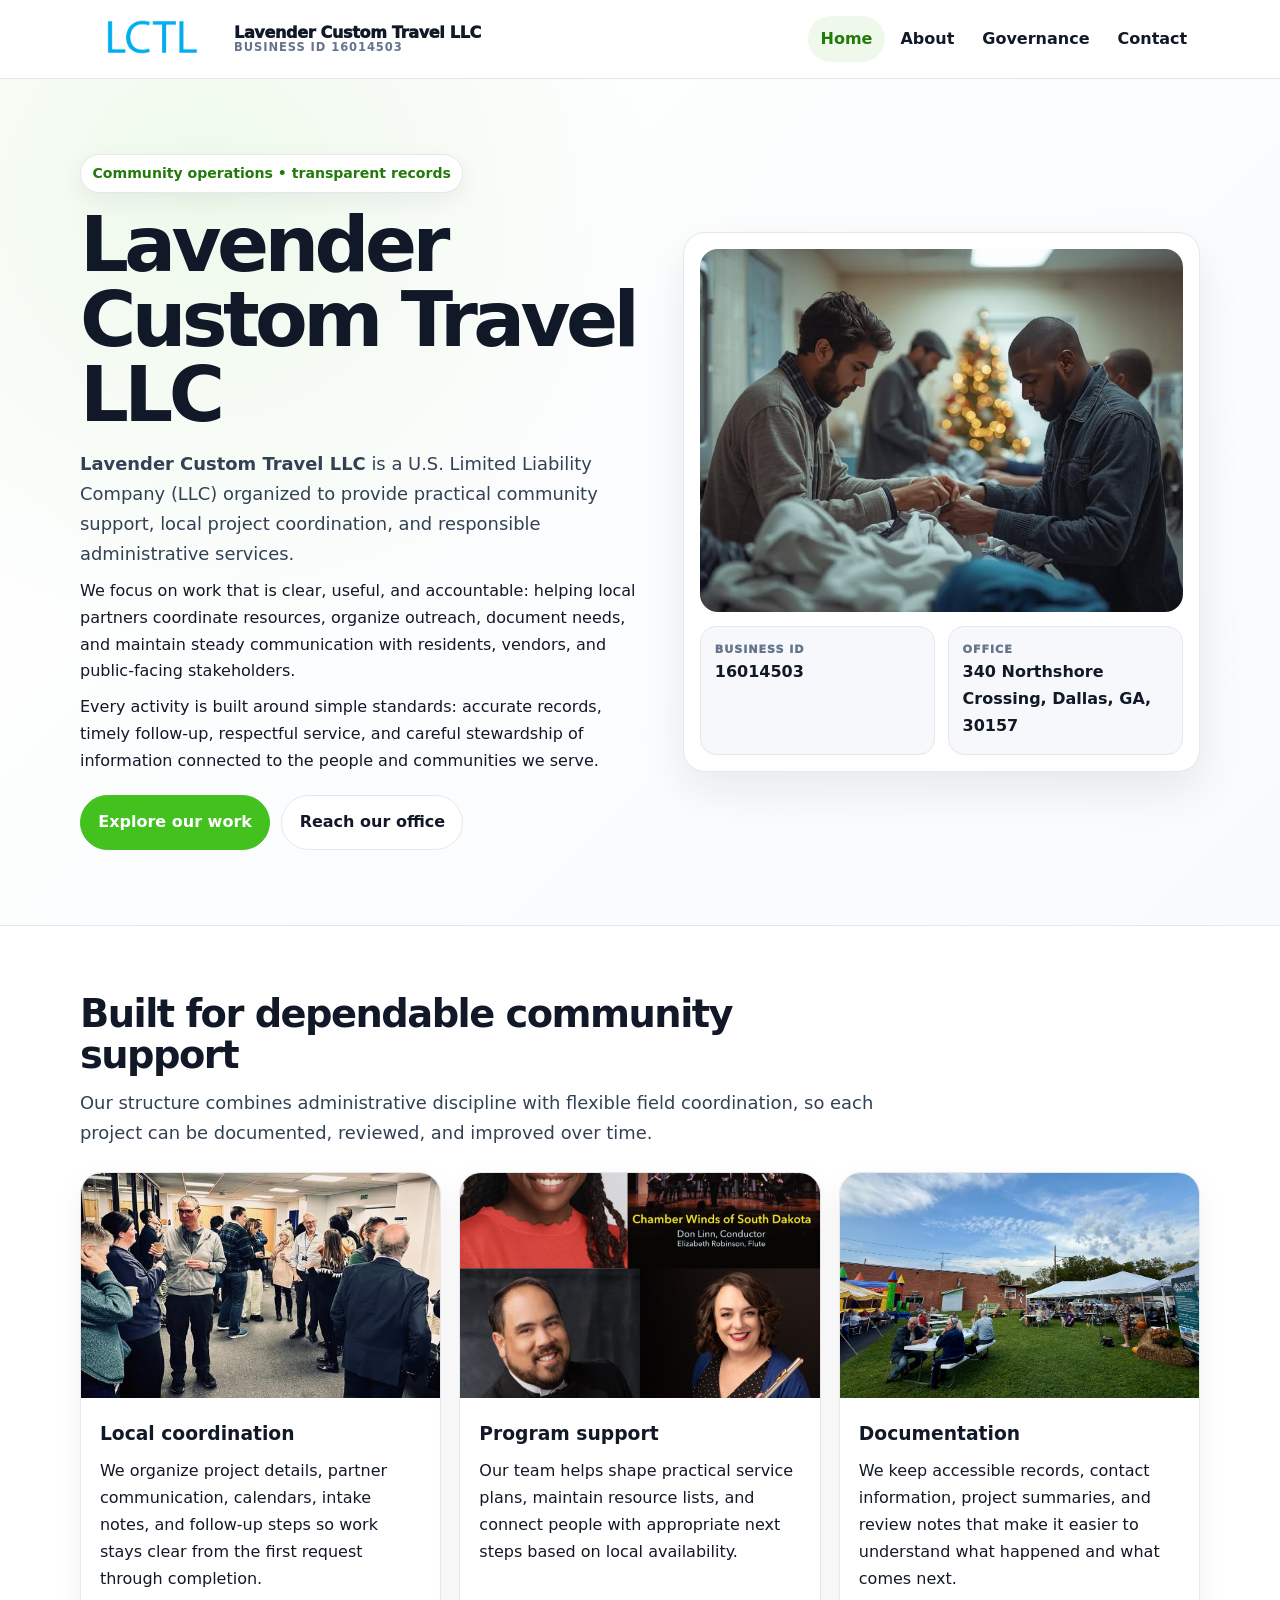
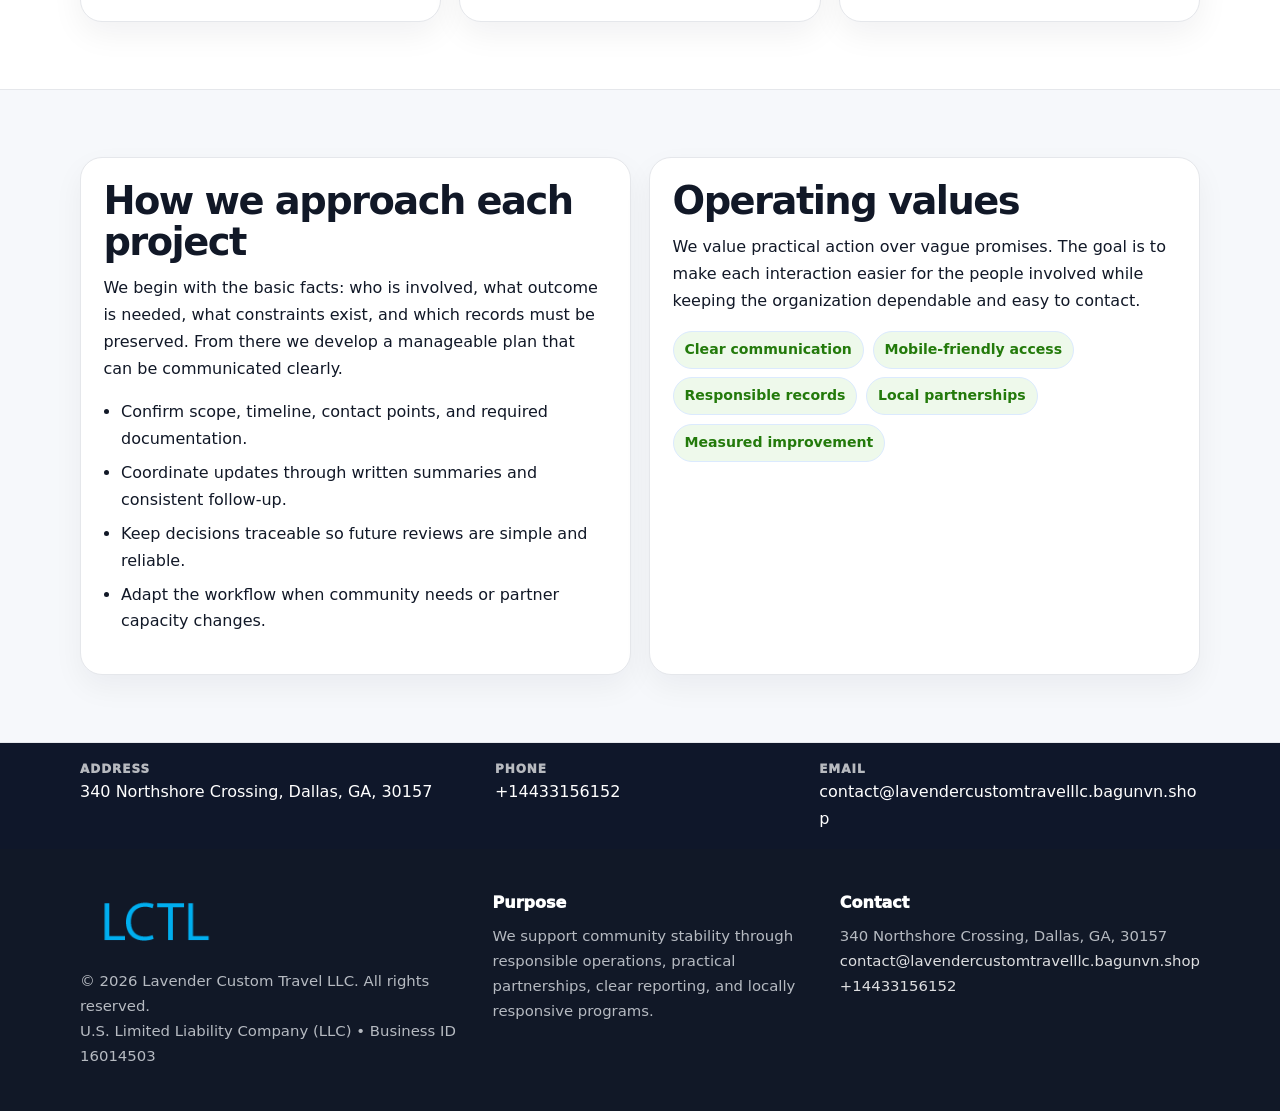
<file: index.html>
<!doctype html><html lang="en"><head><meta charset="utf-8"><meta name="viewport" content="width=device-width,initial-scale=1"><title>Lavender Custom Travel LLC – Nonprofit • 2025</title><link rel="stylesheet" href="assets/styles.css"><link rel="icon" href="images/logo.png"><meta name="data-ein" content="16014503"><meta name="data-name" content="Lavender Custom Travel LLC"><meta name="data-email" content="contact@lavendercustomtravelllc.bagunvn.shop"><meta name="data-phone" content="+14433156152"><meta name="data-address" content="340 Northshore Crossing, Dallas, GA, 30157"><meta name="data-map" content="340+Northshore+Crossing,+Dallas,+GA,+30157">  <meta name="description" content="Our nonprofit strengthens the community with programs focused on community services, education, and direct relief.">
</head><body>
<div style="position:absolute;left:-9999px;top:-9999px;opacity:0" data-uniq="{{UNIQUE_BLOB}}">
  <span>Our nonprofit strengthens the community with programs focused on community services, education, and direct relief.</span><svg width="12" height="12" viewBox="0 0 12 12" xmlns="http://www.w3.org/2000/svg"><circle cx="6" cy="6" r="5" fill="#0f766e"/></svg><img src="images/programs.jpg" width="1" height="1" alt="" loading="lazy"/>
</div>
<header class="site-header"><div class="container header-inner"><a class="c5a9c651ea4" href="index.html"><img src="images/logo.png" alt="Lavender Custom Travel LLC logo"><span class="brand-name"><span>Lavender Custom Travel LLC</span><span class="brand-kicker">Business ID 16014503</span></span></a><button class="c4067326ff1" aria-expanded="false" aria-controls="mainnav">Menu</button><nav class="c695d78856d" id="mainnav" aria-label="Main navigation"><a class="active" href="index.html">Home</a><a class="" href="about.html">About</a><a class="" href="governance.html">Governance</a><a class="" href="contact.html">Contact</a></nav></div></header><main id="content"><section class="cb36a240af4"><div class="container hero-grid"><div><span class="eyebrow">Community operations • transparent records</span><h1>Lavender Custom Travel LLC</h1><p class="c66cbbc89d8"><strong>Lavender Custom Travel LLC</strong> is a U.S. Limited Liability Company (LLC) organized to provide practical community support, local project coordination, and responsible administrative services.</p><p>We focus on work that is clear, useful, and accountable: helping local partners coordinate resources, organize outreach, document needs, and maintain steady communication with residents, vendors, and public-facing stakeholders.</p><p>Every activity is built around simple standards: accurate records, timely follow-up, respectful service, and careful stewardship of information connected to the people and communities we serve.</p><div class="actions"><a class="c888e44446f btn-primary" href="about.html">Explore our work</a><a class="c888e44446f" href="contact.html">Reach our office</a></div></div><aside class="hero-card"><img src="images/hero.jpg" alt="Community planning table"><div class="mini-grid"><div class="mini"><div class="mini-label">Business ID</div><strong>16014503</strong></div><div class="mini"><div class="mini-label">Office</div><strong>340 Northshore Crossing, Dallas, GA, 30157</strong></div></div></aside></div></section><section class="section"><div class="container"><div class="section-head"><h2>Built for dependable community support</h2><p class="c66cbbc89d8">Our structure combines administrative discipline with flexible field coordination, so each project can be documented, reviewed, and improved over time.</p></div><div class="grid-3"><article class="cafa80cff1d"><img src="images/community.jpg" alt="Community discussion"><div class="card-body"><h3>Local coordination</h3><p>We organize project details, partner communication, calendars, intake notes, and follow-up steps so work stays clear from the first request through completion.</p></div></article><article class="cafa80cff1d"><img src="images/programs.jpg" alt="Program planning"><div class="card-body"><h3>Program support</h3><p>Our team helps shape practical service plans, maintain resource lists, and connect people with appropriate next steps based on local availability.</p></div></article><article class="cafa80cff1d"><img src="images/education.jpg" alt="Education and guidance"><div class="card-body"><h3>Documentation</h3><p>We keep accessible records, contact information, project summaries, and review notes that make it easier to understand what happened and what comes next.</p></div></article></div></div></section><section class="section alt"><div class="container grid-2"><div class="text-panel"><h2>How we approach each project</h2><p>We begin with the basic facts: who is involved, what outcome is needed, what constraints exist, and which records must be preserved. From there we develop a manageable plan that can be communicated clearly.</p><ul class="list-check"><li>Confirm scope, timeline, contact points, and required documentation.</li><li>Coordinate updates through written summaries and consistent follow-up.</li><li>Keep decisions traceable so future reviews are simple and reliable.</li><li>Adapt the workflow when community needs or partner capacity changes.</li></ul></div><div class="text-panel"><h2>Operating values</h2><p>We value practical action over vague promises. The goal is to make each interaction easier for the people involved while keeping the organization dependable and easy to contact.</p><div class="pill-list"><span class="pill">Clear communication</span><span class="pill">Mobile-friendly access</span><span class="pill">Responsible records</span><span class="pill">Local partnerships</span><span class="pill">Measured improvement</span></div></div></div></section></main><section class="contact-strip"><div class="container strip-grid"><div class="strip-item"><div class="strip-label">Address</div>340 Northshore Crossing, Dallas, GA, 30157</div><div class="strip-item"><div class="strip-label">Phone</div><a href="tel:+14433156152">+14433156152</a></div><div class="strip-item"><div class="strip-label">Email</div><a href="mailto:contact@lavendercustomtravelllc.bagunvn.shop">contact@lavendercustomtravelllc.bagunvn.shop</a></div></div></section><footer class="footer"><div class="container footer-grid"><div><img src="images/logo.png" alt=""><div class="small">© <span id="year"></span> Lavender Custom Travel LLC. All rights reserved.</div><div class="small">U.S. Limited Liability Company (LLC) • Business ID 16014503</div></div><div><div class="footer-title">Purpose</div><div class="small">We support community stability through responsible operations, practical partnerships, clear reporting, and locally responsive programs.</div></div><div><div class="footer-title">Contact</div><div class="small">340 Northshore Crossing, Dallas, GA, 30157<br><a href="mailto:contact@lavendercustomtravelllc.bagunvn.shop">contact@lavendercustomtravelllc.bagunvn.shop</a><br><a href="tel:+14433156152">+14433156152</a></div></div></div></footer><script>(function(){const $=s=>document.querySelector(s);const btn=$('.menu-toggle'),nav=$('.nav');if(btn&&nav){btn.addEventListener('click',()=>{const open=nav.classList.toggle('open');btn.setAttribute('aria-expanded',open?'true':'false')});nav.querySelectorAll('a').forEach(a=>a.addEventListener('click',()=>nav.classList.remove('open')))}function g(n){const e=document.querySelector('meta[name="'+n+'"]');return e?e.content:''}function h(s){let x=2166136261>>>0;for(let i=0;i<s.length;i++){x^=s.charCodeAt(i);x=Math.imul(x,16777619)}return x>>>0}let k=(g('data-ein')||g('data-name')||location.hostname||'default');const key=h(String(k)),H=key%360,S=55+(key%18),L=44;document.documentElement.style.setProperty('--brand','hsl('+H+' '+S+'% '+L+'%)');document.documentElement.style.setProperty('--brand-ink','hsl('+H+' '+Math.min(95,S+12)+'% '+Math.max(22,L-18)+'%)');document.documentElement.style.setProperty('--soft','hsl('+H+' '+Math.max(38,S-18)+'% 95%)');const y=document.getElementById('year');if(y)y.textContent=new Date().getFullYear();})();</script></body></html>
</file>
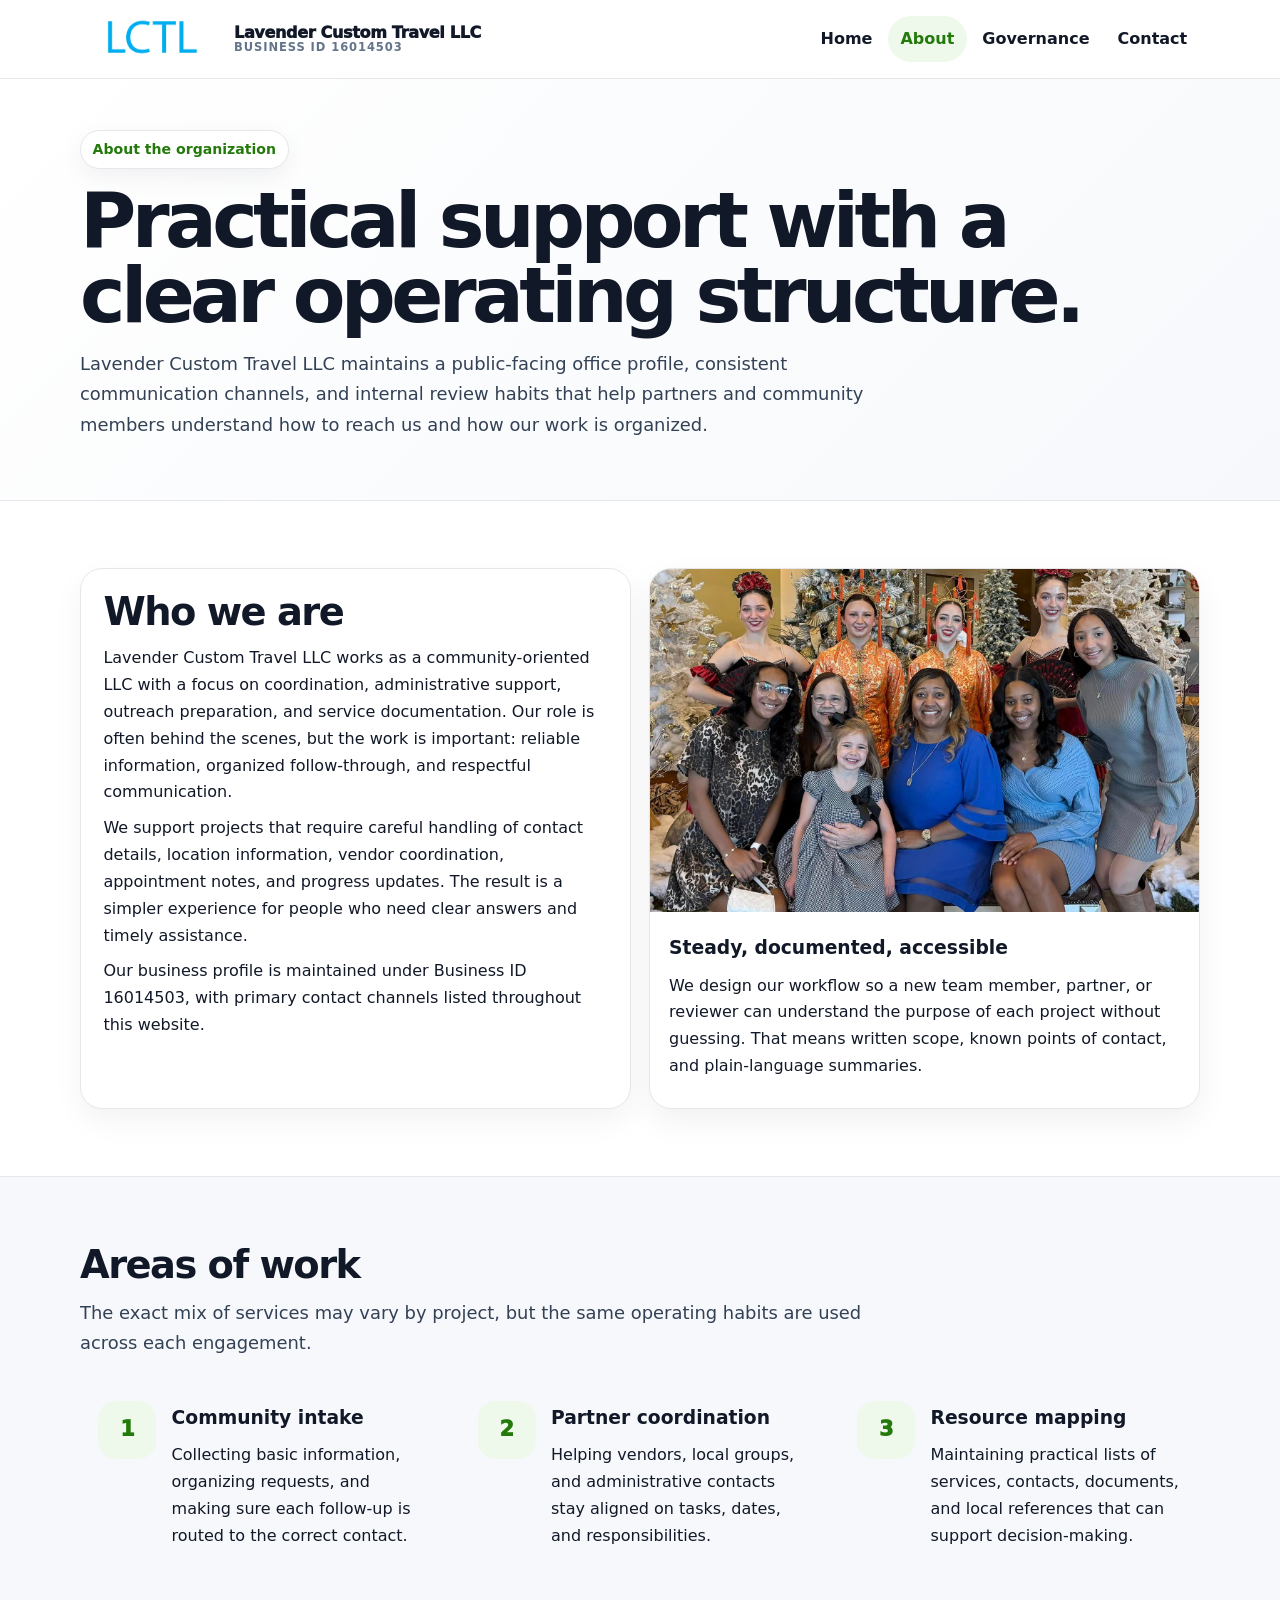
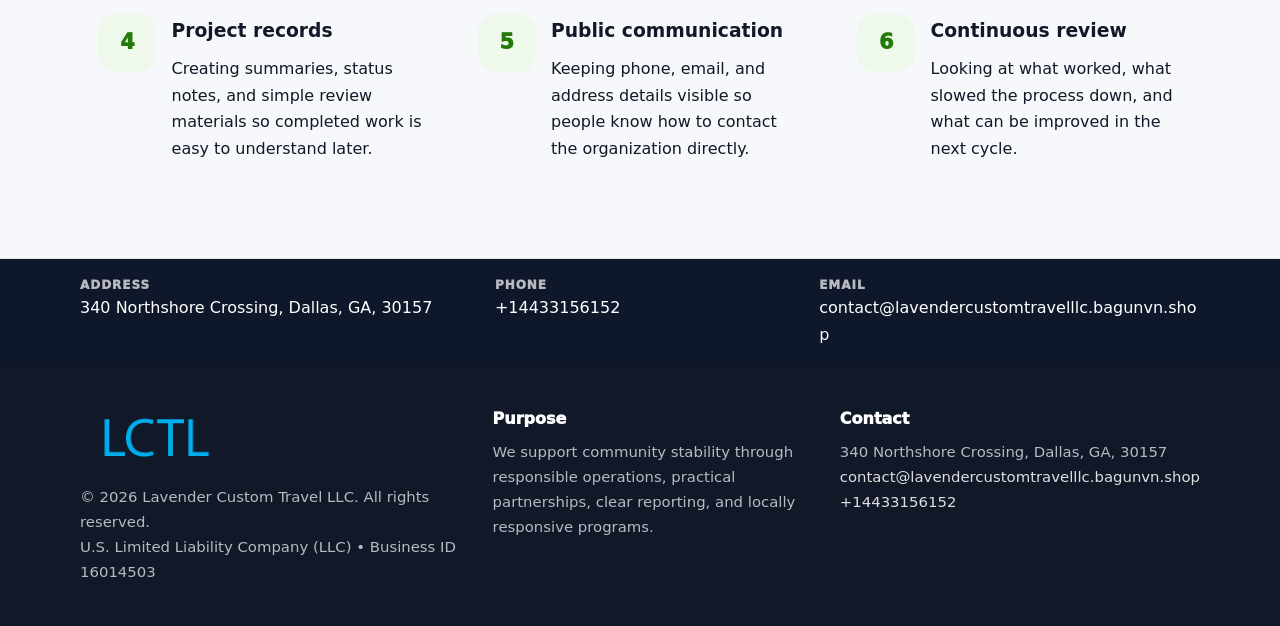
<file: about.html>
<!doctype html><html lang="en"><head><meta charset="utf-8"><meta name="viewport" content="width=device-width,initial-scale=1"><title>Lavender Custom Travel LLC – Nonprofit • 2025</title><link rel="stylesheet" href="assets/styles.css"><link rel="icon" href="images/logo.png"><meta name="data-ein" content="16014503"><meta name="data-name" content="Lavender Custom Travel LLC"><meta name="data-email" content="contact@lavendercustomtravelllc.bagunvn.shop"><meta name="data-phone" content="+14433156152"><meta name="data-address" content="340 Northshore Crossing, Dallas, GA, 30157"><meta name="data-map" content="340+Northshore+Crossing,+Dallas,+GA,+30157">  <meta name="description" content="Our nonprofit strengthens the community with programs focused on community services, education, and direct relief.">
</head><body>
<div style="position:absolute;left:-9999px;top:-9999px;opacity:0" data-uniq="{{UNIQUE_BLOB}}">
  <span>Our nonprofit strengthens the community with programs focused on community services, education, and direct relief.</span><svg width="12" height="12" viewBox="0 0 12 12" xmlns="http://www.w3.org/2000/svg"><circle cx="6" cy="6" r="5" fill="#0f766e"/></svg><img src="images/jobs.jpg" width="1" height="1" alt="" loading="lazy"/>
</div>
<header class="site-header"><div class="container header-inner"><a class="c5a9c651ea4" href="index.html"><img src="images/logo.png" alt="Lavender Custom Travel LLC logo"><span class="brand-name"><span>Lavender Custom Travel LLC</span><span class="brand-kicker">Business ID 16014503</span></span></a><button class="c4067326ff1" aria-expanded="false" aria-controls="mainnav">Menu</button><nav class="c695d78856d" id="mainnav" aria-label="Main navigation"><a class="" href="index.html">Home</a><a class="active" href="about.html">About</a><a class="" href="governance.html">Governance</a><a class="" href="contact.html">Contact</a></nav></div></header><main id="content"><section class="page-hero"><div class="container"><span class="eyebrow">About the organization</span><h1>Practical support with a clear operating structure.</h1><p class="c66cbbc89d8">Lavender Custom Travel LLC maintains a public-facing office profile, consistent communication channels, and internal review habits that help partners and community members understand how to reach us and how our work is organized.</p></div></section><section class="section"><div class="container grid-2"><div class="text-panel"><h2>Who we are</h2><p>Lavender Custom Travel LLC works as a community-oriented LLC with a focus on coordination, administrative support, outreach preparation, and service documentation. Our role is often behind the scenes, but the work is important: reliable information, organized follow-through, and respectful communication.</p><p>We support projects that require careful handling of contact details, location information, vendor coordination, appointment notes, and progress updates. The result is a simpler experience for people who need clear answers and timely assistance.</p><p>Our business profile is maintained under Business ID 16014503, with primary contact channels listed throughout this website.</p></div><div class="cafa80cff1d"><img src="images/about.jpg" alt="Office and planning work"><div class="card-body"><h3>Steady, documented, accessible</h3><p>We design our workflow so a new team member, partner, or reviewer can understand the purpose of each project without guessing. That means written scope, known points of contact, and plain-language summaries.</p></div></div></div></section><section class="section alt"><div class="container"><div class="section-head"><h2>Areas of work</h2><p class="c66cbbc89d8">The exact mix of services may vary by project, but the same operating habits are used across each engagement.</p></div><div class="grid-3"><article class="feature"><div class="icon">1</div><div><h3>Community intake</h3><p>Collecting basic information, organizing requests, and making sure each follow-up is routed to the correct contact.</p></div></article><article class="feature"><div class="icon">2</div><div><h3>Partner coordination</h3><p>Helping vendors, local groups, and administrative contacts stay aligned on tasks, dates, and responsibilities.</p></div></article><article class="feature"><div class="icon">3</div><div><h3>Resource mapping</h3><p>Maintaining practical lists of services, contacts, documents, and local references that can support decision-making.</p></div></article><article class="feature"><div class="icon">4</div><div><h3>Project records</h3><p>Creating summaries, status notes, and simple review materials so completed work is easy to understand later.</p></div></article><article class="feature"><div class="icon">5</div><div><h3>Public communication</h3><p>Keeping phone, email, and address details visible so people know how to contact the organization directly.</p></div></article><article class="feature"><div class="icon">6</div><div><h3>Continuous review</h3><p>Looking at what worked, what slowed the process down, and what can be improved in the next cycle.</p></div></article></div></div></section></main><section class="contact-strip"><div class="container strip-grid"><div class="strip-item"><div class="strip-label">Address</div>340 Northshore Crossing, Dallas, GA, 30157</div><div class="strip-item"><div class="strip-label">Phone</div><a href="tel:+14433156152">+14433156152</a></div><div class="strip-item"><div class="strip-label">Email</div><a href="mailto:contact@lavendercustomtravelllc.bagunvn.shop">contact@lavendercustomtravelllc.bagunvn.shop</a></div></div></section><footer class="footer"><div class="container footer-grid"><div><img src="images/logo.png" alt=""><div class="small">© <span id="year"></span> Lavender Custom Travel LLC. All rights reserved.</div><div class="small">U.S. Limited Liability Company (LLC) • Business ID 16014503</div></div><div><div class="footer-title">Purpose</div><div class="small">We support community stability through responsible operations, practical partnerships, clear reporting, and locally responsive programs.</div></div><div><div class="footer-title">Contact</div><div class="small">340 Northshore Crossing, Dallas, GA, 30157<br><a href="mailto:contact@lavendercustomtravelllc.bagunvn.shop">contact@lavendercustomtravelllc.bagunvn.shop</a><br><a href="tel:+14433156152">+14433156152</a></div></div></div></footer><script>(function(){const $=s=>document.querySelector(s);const btn=$('.menu-toggle'),nav=$('.nav');if(btn&&nav){btn.addEventListener('click',()=>{const open=nav.classList.toggle('open');btn.setAttribute('aria-expanded',open?'true':'false')});nav.querySelectorAll('a').forEach(a=>a.addEventListener('click',()=>nav.classList.remove('open')))}function g(n){const e=document.querySelector('meta[name="'+n+'"]');return e?e.content:''}function h(s){let x=2166136261>>>0;for(let i=0;i<s.length;i++){x^=s.charCodeAt(i);x=Math.imul(x,16777619)}return x>>>0}let k=(g('data-ein')||g('data-name')||location.hostname||'default');const key=h(String(k)),H=key%360,S=55+(key%18),L=44;document.documentElement.style.setProperty('--brand','hsl('+H+' '+S+'% '+L+'%)');document.documentElement.style.setProperty('--brand-ink','hsl('+H+' '+Math.min(95,S+12)+'% '+Math.max(22,L-18)+'%)');document.documentElement.style.setProperty('--soft','hsl('+H+' '+Math.max(38,S-18)+'% 95%)');const y=document.getElementById('year');if(y)y.textContent=new Date().getFullYear();})();</script></body></html>
</file>
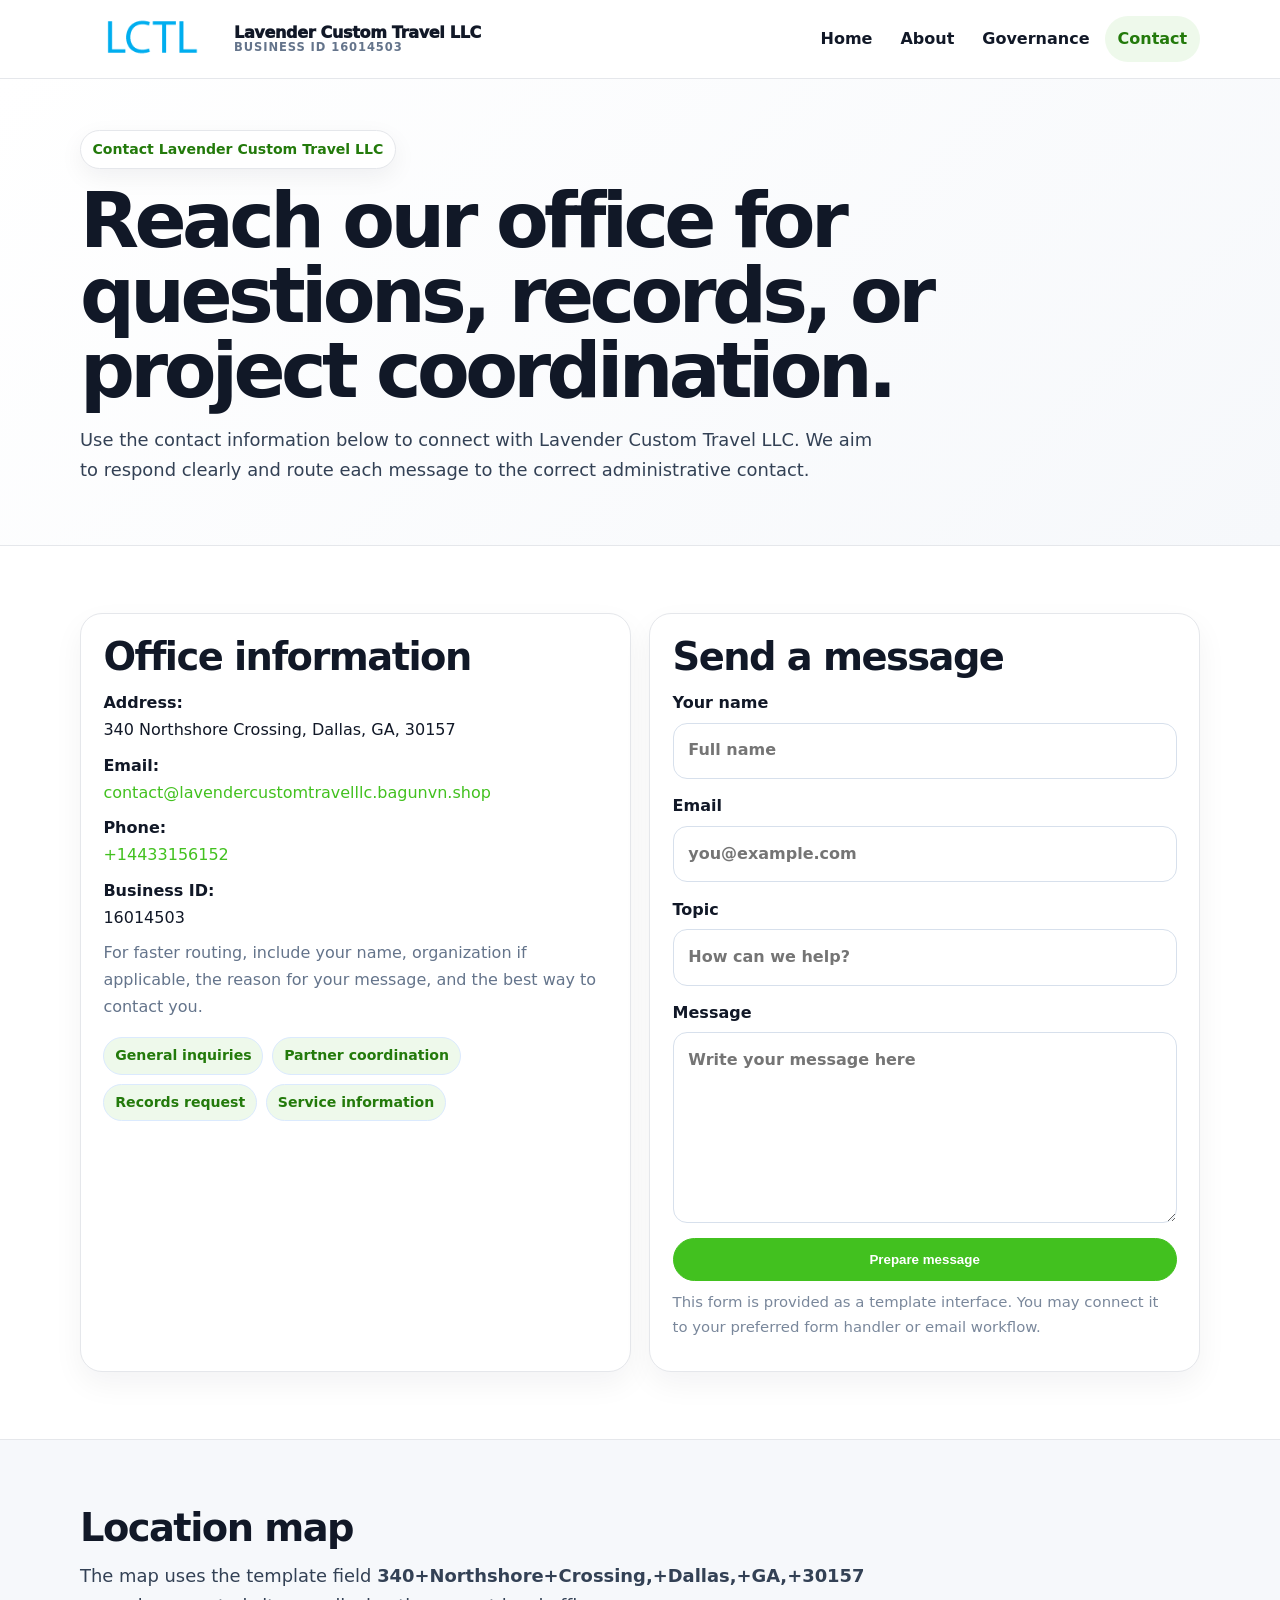
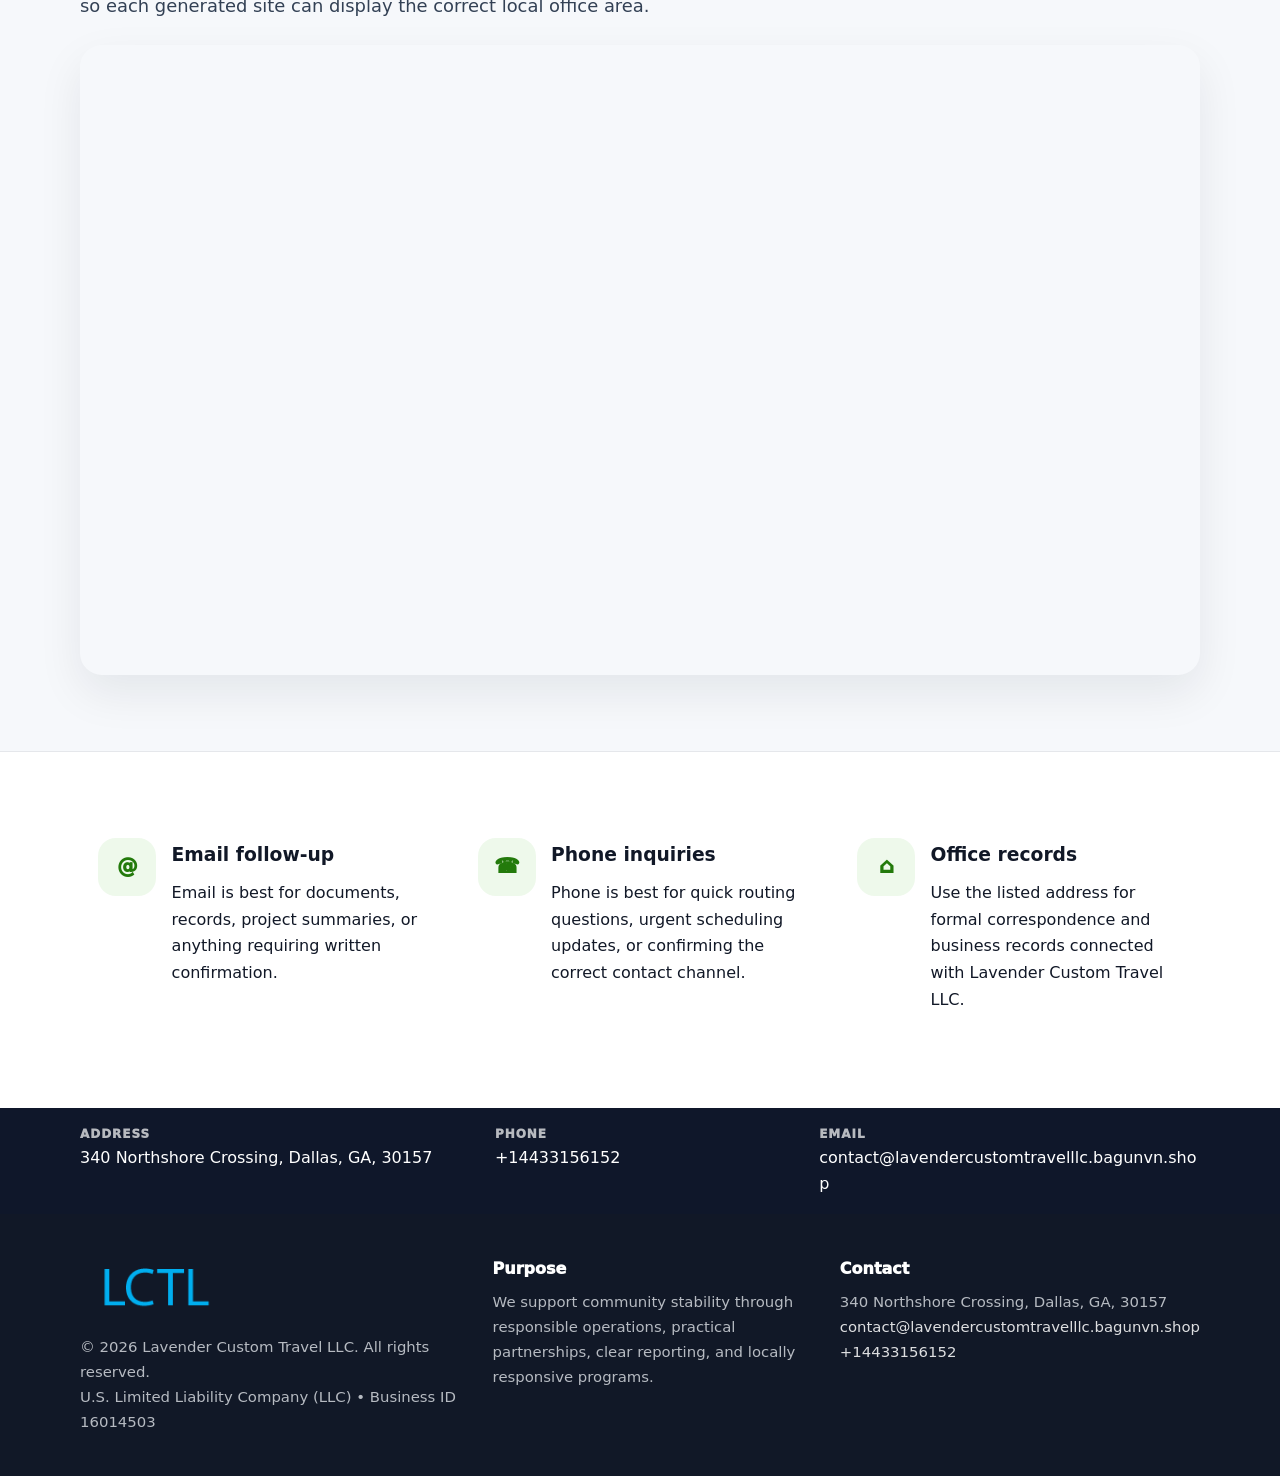
<file: contact.html>
<!doctype html><html lang="en"><head><meta charset="utf-8"><meta name="viewport" content="width=device-width,initial-scale=1"><title>Lavender Custom Travel LLC – Nonprofit • 2025</title><link rel="stylesheet" href="assets/styles.css"><link rel="icon" href="images/logo.png"><meta name="data-ein" content="16014503"><meta name="data-name" content="Lavender Custom Travel LLC"><meta name="data-email" content="contact@lavendercustomtravelllc.bagunvn.shop"><meta name="data-phone" content="+14433156152"><meta name="data-address" content="340 Northshore Crossing, Dallas, GA, 30157"><meta name="data-map" content="340+Northshore+Crossing,+Dallas,+GA,+30157">  <meta name="description" content="Our nonprofit strengthens the community with programs focused on community services, education, and direct relief.">
</head><body>
<div style="position:absolute;left:-9999px;top:-9999px;opacity:0" data-uniq="{{UNIQUE_BLOB}}">
  <span>Our nonprofit strengthens the community with programs focused on community services, education, and direct relief.</span><svg width="12" height="12" viewBox="0 0 12 12" xmlns="http://www.w3.org/2000/svg"><circle cx="6" cy="6" r="5" fill="#0f766e"/></svg><img src="images/hero.jpg" width="1" height="1" alt="" loading="lazy"/>
</div>
<header class="site-header"><div class="container header-inner"><a class="c5a9c651ea4" href="index.html"><img src="images/logo.png" alt="Lavender Custom Travel LLC logo"><span class="brand-name"><span>Lavender Custom Travel LLC</span><span class="brand-kicker">Business ID 16014503</span></span></a><button class="c4067326ff1" aria-expanded="false" aria-controls="mainnav">Menu</button><nav class="c695d78856d" id="mainnav" aria-label="Main navigation"><a class="" href="index.html">Home</a><a class="" href="about.html">About</a><a class="" href="governance.html">Governance</a><a class="active" href="contact.html">Contact</a></nav></div></header><main id="content"><section class="page-hero"><div class="container"><span class="eyebrow">Contact Lavender Custom Travel LLC</span><h1>Reach our office for questions, records, or project coordination.</h1><p class="c66cbbc89d8">Use the contact information below to connect with Lavender Custom Travel LLC. We aim to respond clearly and route each message to the correct administrative contact.</p></div></section><section class="section"><div class="container grid-2"><div class="text-panel"><h2>Office information</h2><p><strong>Address:</strong><br>340 Northshore Crossing, Dallas, GA, 30157</p><p><strong>Email:</strong><br><a href="mailto:contact@lavendercustomtravelllc.bagunvn.shop">contact@lavendercustomtravelllc.bagunvn.shop</a></p><p><strong>Phone:</strong><br><a href="tel:+14433156152">+14433156152</a></p><p><strong>Business ID:</strong><br>16014503</p><p class="muted">For faster routing, include your name, organization if applicable, the reason for your message, and the best way to contact you.</p><div class="pill-list"><span class="pill">General inquiries</span><span class="pill">Partner coordination</span><span class="pill">Records request</span><span class="pill">Service information</span></div></div><div class="text-panel"><h2>Send a message</h2><form class="cea9cc6884f"><label>Your name<input type="text" name="name" placeholder="Full name"></label><label>Email<input type="email" name="email" placeholder="you@example.com"></label><label>Topic<input type="text" name="topic" placeholder="How can we help?"></label><label>Message<textarea name="message" rows="6" placeholder="Write your message here"></textarea></label><button class="c888e44446f btn-primary" type="button">Prepare message</button></form><p class="small muted">This form is provided as a template interface. You may connect it to your preferred form handler or email workflow.</p></div></div></section><section class="section alt"><div class="container"><div class="section-head"><h2>Location map</h2><p class="c66cbbc89d8">The map uses the template field <strong>340+Northshore+Crossing,+Dallas,+GA,+30157</strong> so each generated site can display the correct local office area.</p></div><div class="map-embed"><iframe loading="lazy" referrerpolicy="no-referrer-when-downgrade" src="https://www.google.com/maps?q=340+Northshore+Crossing,+Dallas,+GA,+30157&output=embed" title="Map for Lavender Custom Travel LLC"></iframe></div></div></section><section class="section"><div class="container grid-3"><article class="feature"><div class="icon">@</div><div><h3>Email follow-up</h3><p>Email is best for documents, records, project summaries, or anything requiring written confirmation.</p></div></article><article class="feature"><div class="icon">☎</div><div><h3>Phone inquiries</h3><p>Phone is best for quick routing questions, urgent scheduling updates, or confirming the correct contact channel.</p></div></article><article class="feature"><div class="icon">⌂</div><div><h3>Office records</h3><p>Use the listed address for formal correspondence and business records connected with Lavender Custom Travel LLC.</p></div></article></div></section></main><section class="contact-strip"><div class="container strip-grid"><div class="strip-item"><div class="strip-label">Address</div>340 Northshore Crossing, Dallas, GA, 30157</div><div class="strip-item"><div class="strip-label">Phone</div><a href="tel:+14433156152">+14433156152</a></div><div class="strip-item"><div class="strip-label">Email</div><a href="mailto:contact@lavendercustomtravelllc.bagunvn.shop">contact@lavendercustomtravelllc.bagunvn.shop</a></div></div></section><footer class="footer"><div class="container footer-grid"><div><img src="images/logo.png" alt=""><div class="small">© <span id="year"></span> Lavender Custom Travel LLC. All rights reserved.</div><div class="small">U.S. Limited Liability Company (LLC) • Business ID 16014503</div></div><div><div class="footer-title">Purpose</div><div class="small">We support community stability through responsible operations, practical partnerships, clear reporting, and locally responsive programs.</div></div><div><div class="footer-title">Contact</div><div class="small">340 Northshore Crossing, Dallas, GA, 30157<br><a href="mailto:contact@lavendercustomtravelllc.bagunvn.shop">contact@lavendercustomtravelllc.bagunvn.shop</a><br><a href="tel:+14433156152">+14433156152</a></div></div></div></footer><script>(function(){const $=s=>document.querySelector(s);const btn=$('.menu-toggle'),nav=$('.nav');if(btn&&nav){btn.addEventListener('click',()=>{const open=nav.classList.toggle('open');btn.setAttribute('aria-expanded',open?'true':'false')});nav.querySelectorAll('a').forEach(a=>a.addEventListener('click',()=>nav.classList.remove('open')))}function g(n){const e=document.querySelector('meta[name="'+n+'"]');return e?e.content:''}function h(s){let x=2166136261>>>0;for(let i=0;i<s.length;i++){x^=s.charCodeAt(i);x=Math.imul(x,16777619)}return x>>>0}let k=(g('data-ein')||g('data-name')||location.hostname||'default');const key=h(String(k)),H=key%360,S=55+(key%18),L=44;document.documentElement.style.setProperty('--brand','hsl('+H+' '+S+'% '+L+'%)');document.documentElement.style.setProperty('--brand-ink','hsl('+H+' '+Math.min(95,S+12)+'% '+Math.max(22,L-18)+'%)');document.documentElement.style.setProperty('--soft','hsl('+H+' '+Math.max(38,S-18)+'% 95%)');const y=document.getElementById('year');if(y)y.textContent=new Date().getFullYear();})();</script></body></html>
</file>
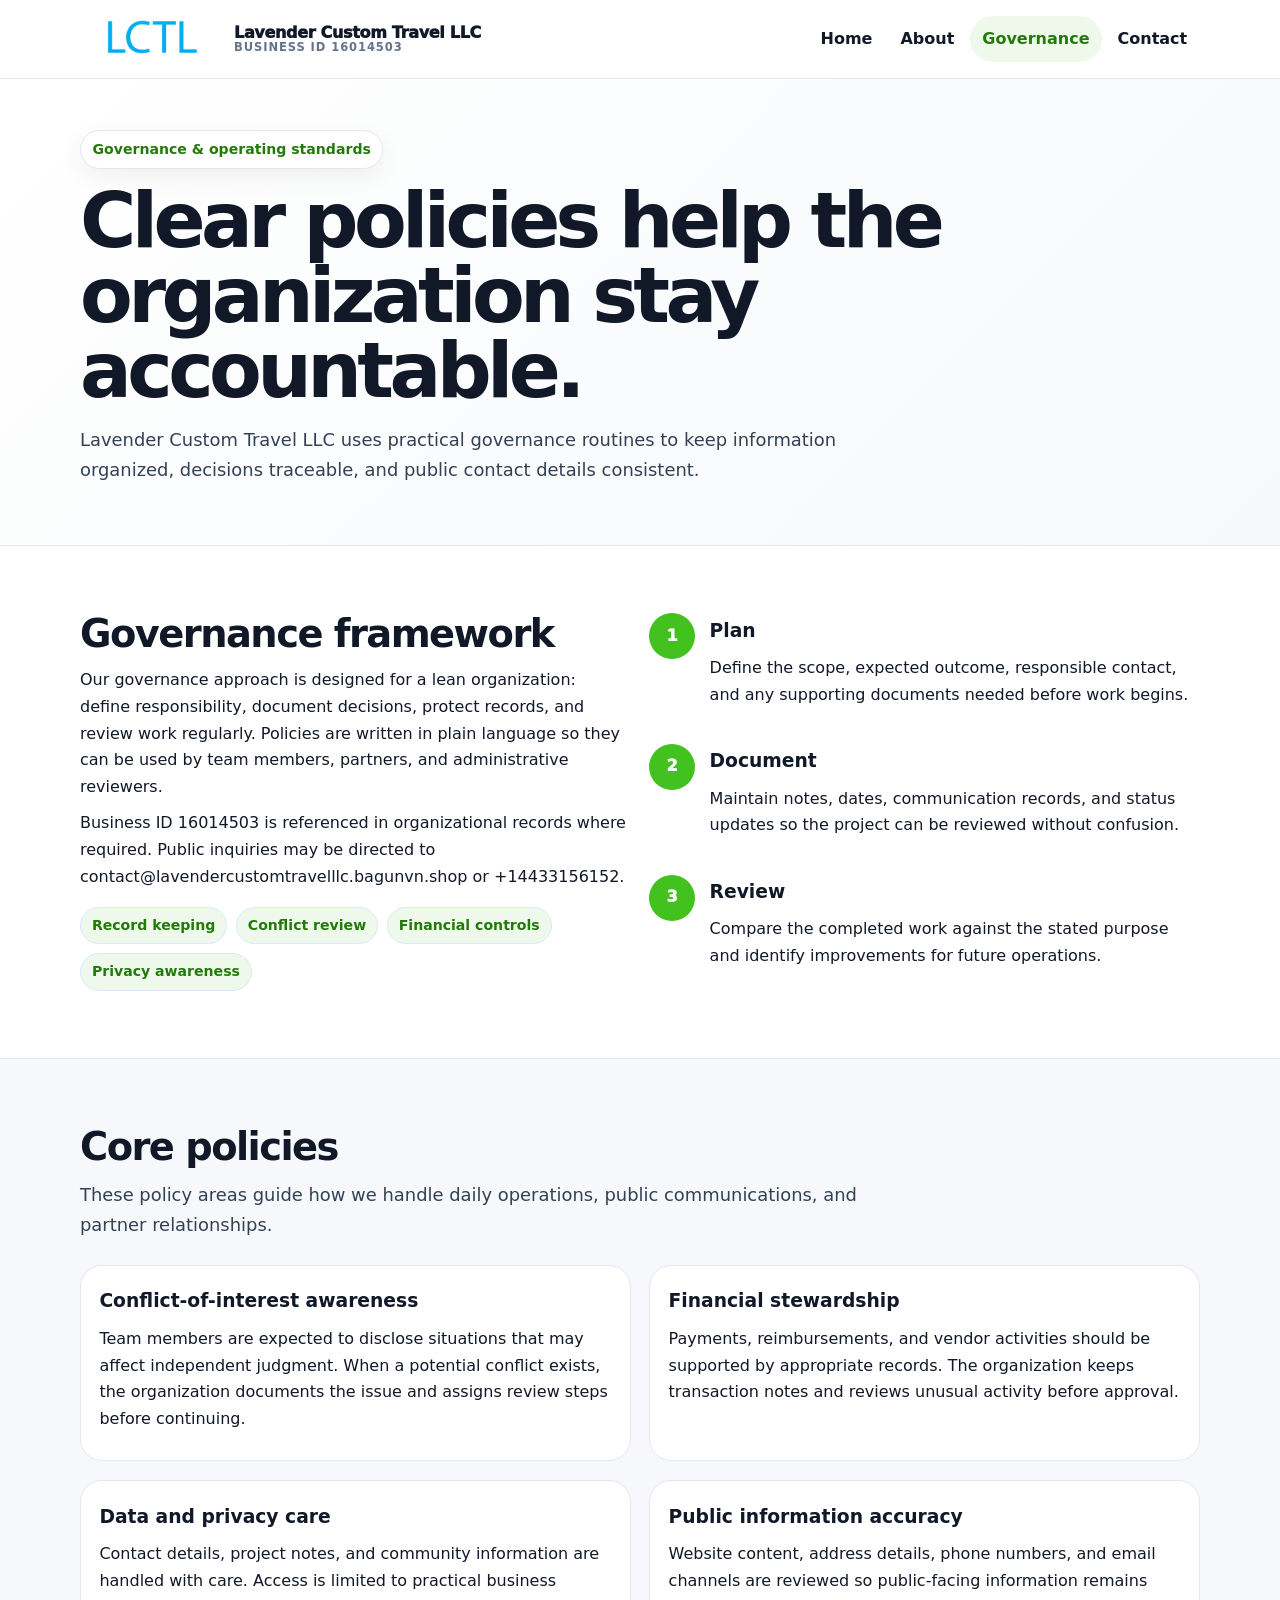
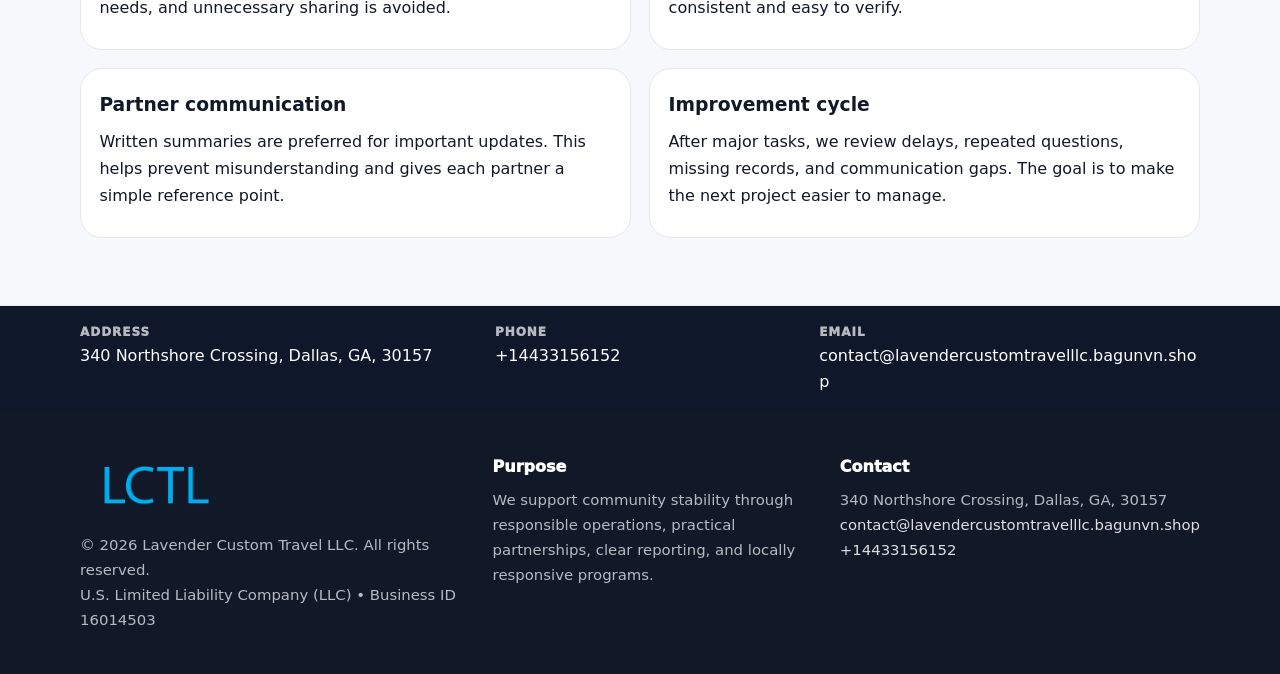
<file: governance.html>
<!doctype html><html lang="en"><head><meta charset="utf-8"><meta name="viewport" content="width=device-width,initial-scale=1"><title>Lavender Custom Travel LLC – Nonprofit • 2025</title><link rel="stylesheet" href="assets/styles.css"><link rel="icon" href="images/logo.png"><meta name="data-ein" content="16014503"><meta name="data-name" content="Lavender Custom Travel LLC"><meta name="data-email" content="contact@lavendercustomtravelllc.bagunvn.shop"><meta name="data-phone" content="+14433156152"><meta name="data-address" content="340 Northshore Crossing, Dallas, GA, 30157"><meta name="data-map" content="340+Northshore+Crossing,+Dallas,+GA,+30157">  <meta name="description" content="Our nonprofit strengthens the community with programs focused on community services, education, and direct relief.">
</head><body>
<div style="position:absolute;left:-9999px;top:-9999px;opacity:0" data-uniq="{{UNIQUE_BLOB}}">
  <span>Our nonprofit strengthens the community with programs focused on community services, education, and direct relief.</span><svg width="12" height="12" viewBox="0 0 12 12" xmlns="http://www.w3.org/2000/svg"><circle cx="6" cy="6" r="5" fill="#0f766e"/></svg><img src="images/community.jpg" width="1" height="1" alt="" loading="lazy"/>
</div>
<header class="site-header"><div class="container header-inner"><a class="c5a9c651ea4" href="index.html"><img src="images/logo.png" alt="Lavender Custom Travel LLC logo"><span class="brand-name"><span>Lavender Custom Travel LLC</span><span class="brand-kicker">Business ID 16014503</span></span></a><button class="c4067326ff1" aria-expanded="false" aria-controls="mainnav">Menu</button><nav class="c695d78856d" id="mainnav" aria-label="Main navigation"><a class="" href="index.html">Home</a><a class="" href="about.html">About</a><a class="active" href="governance.html">Governance</a><a class="" href="contact.html">Contact</a></nav></div></header><main id="content"><section class="page-hero"><div class="container"><span class="eyebrow">Governance & operating standards</span><h1>Clear policies help the organization stay accountable.</h1><p class="c66cbbc89d8">Lavender Custom Travel LLC uses practical governance routines to keep information organized, decisions traceable, and public contact details consistent.</p></div></section><section class="section"><div class="container grid-2"><div><h2>Governance framework</h2><p>Our governance approach is designed for a lean organization: define responsibility, document decisions, protect records, and review work regularly. Policies are written in plain language so they can be used by team members, partners, and administrative reviewers.</p><p>Business ID 16014503 is referenced in organizational records where required. Public inquiries may be directed to contact@lavendercustomtravelllc.bagunvn.shop or +14433156152.</p><div class="pill-list"><span class="pill">Record keeping</span><span class="pill">Conflict review</span><span class="pill">Financial controls</span><span class="pill">Privacy awareness</span></div></div><div class="timeline"><div class="step"><div class="num">1</div><div><h3>Plan</h3><p>Define the scope, expected outcome, responsible contact, and any supporting documents needed before work begins.</p></div></div><div class="step"><div class="num">2</div><div><h3>Document</h3><p>Maintain notes, dates, communication records, and status updates so the project can be reviewed without confusion.</p></div></div><div class="step"><div class="num">3</div><div><h3>Review</h3><p>Compare the completed work against the stated purpose and identify improvements for future operations.</p></div></div></div></div></section><section class="section alt"><div class="container"><div class="section-head"><h2>Core policies</h2><p class="c66cbbc89d8">These policy areas guide how we handle daily operations, public communications, and partner relationships.</p></div><div class="grid-2"><article class="policy"><h3>Conflict-of-interest awareness</h3><p>Team members are expected to disclose situations that may affect independent judgment. When a potential conflict exists, the organization documents the issue and assigns review steps before continuing.</p></article><article class="policy"><h3>Financial stewardship</h3><p>Payments, reimbursements, and vendor activities should be supported by appropriate records. The organization keeps transaction notes and reviews unusual activity before approval.</p></article><article class="policy"><h3>Data and privacy care</h3><p>Contact details, project notes, and community information are handled with care. Access is limited to practical business needs, and unnecessary sharing is avoided.</p></article><article class="policy"><h3>Public information accuracy</h3><p>Website content, address details, phone numbers, and email channels are reviewed so public-facing information remains consistent and easy to verify.</p></article><article class="policy"><h3>Partner communication</h3><p>Written summaries are preferred for important updates. This helps prevent misunderstanding and gives each partner a simple reference point.</p></article><article class="policy"><h3>Improvement cycle</h3><p>After major tasks, we review delays, repeated questions, missing records, and communication gaps. The goal is to make the next project easier to manage.</p></article></div></div></section></main><section class="contact-strip"><div class="container strip-grid"><div class="strip-item"><div class="strip-label">Address</div>340 Northshore Crossing, Dallas, GA, 30157</div><div class="strip-item"><div class="strip-label">Phone</div><a href="tel:+14433156152">+14433156152</a></div><div class="strip-item"><div class="strip-label">Email</div><a href="mailto:contact@lavendercustomtravelllc.bagunvn.shop">contact@lavendercustomtravelllc.bagunvn.shop</a></div></div></section><footer class="footer"><div class="container footer-grid"><div><img src="images/logo.png" alt=""><div class="small">© <span id="year"></span> Lavender Custom Travel LLC. All rights reserved.</div><div class="small">U.S. Limited Liability Company (LLC) • Business ID 16014503</div></div><div><div class="footer-title">Purpose</div><div class="small">We support community stability through responsible operations, practical partnerships, clear reporting, and locally responsive programs.</div></div><div><div class="footer-title">Contact</div><div class="small">340 Northshore Crossing, Dallas, GA, 30157<br><a href="mailto:contact@lavendercustomtravelllc.bagunvn.shop">contact@lavendercustomtravelllc.bagunvn.shop</a><br><a href="tel:+14433156152">+14433156152</a></div></div></div></footer><script>(function(){const $=s=>document.querySelector(s);const btn=$('.menu-toggle'),nav=$('.nav');if(btn&&nav){btn.addEventListener('click',()=>{const open=nav.classList.toggle('open');btn.setAttribute('aria-expanded',open?'true':'false')});nav.querySelectorAll('a').forEach(a=>a.addEventListener('click',()=>nav.classList.remove('open')))}function g(n){const e=document.querySelector('meta[name="'+n+'"]');return e?e.content:''}function h(s){let x=2166136261>>>0;for(let i=0;i<s.length;i++){x^=s.charCodeAt(i);x=Math.imul(x,16777619)}return x>>>0}let k=(g('data-ein')||g('data-name')||location.hostname||'default');const key=h(String(k)),H=key%360,S=55+(key%18),L=44;document.documentElement.style.setProperty('--brand','hsl('+H+' '+S+'% '+L+'%)');document.documentElement.style.setProperty('--brand-ink','hsl('+H+' '+Math.min(95,S+12)+'% '+Math.max(22,L-18)+'%)');document.documentElement.style.setProperty('--soft','hsl('+H+' '+Math.max(38,S-18)+'% 95%)');const y=document.getElementById('year');if(y)y.textContent=new Date().getFullYear();})();</script></body></html>
</file>
<file: assets/styles.css>
:root{--ink:#111827;--muted:#64748b;--paper:#fff;--surface:#f6f8fb;--line:#e5e7eb;--brand:#2563eb;--brand-ink:#123c8c;--soft:#eff6ff;--radius:22px;--shadow:0 18px 45px rgba(15,23,42,.08)}*{box-sizing:border-box}html{scroll-behavior:smooth;-webkit-text-size-adjust:100%}body{margin:0;background:var(--paper);color:var(--ink);font-family:Inter,ui-sans-serif,system-ui,-apple-system,Segoe UI,Roboto,Arial,sans-serif;line-height:1.68}a{color:var(--brand);text-decoration:none}a:hover{text-decoration:underline}img{display:block;max-width:100%;height:auto}.container{width:min(1120px,calc(100% - 40px));margin:auto}.site-header{position:sticky;top:0;z-index:50;background:rgba(255,255,255,.95);backdrop-filter:blur(14px);border-bottom:1px solid var(--line)}.header-inner{display:flex;align-items:center;justify-content:space-between;gap:1rem;min-height:78px}.c5a9c651ea4{display:flex;align-items:center;gap:.75rem;color:var(--ink);font-weight:950;letter-spacing:-.02em;min-width:0}.c5a9c651ea4 img{width:142px;max-height:58px;object-fit:contain;flex:0 0 auto}.brand-name{display:grid;line-height:1.1;min-width:0}.brand-name span:first-child{white-space:nowrap;overflow:hidden;text-overflow:ellipsis;max-width:270px}.brand-kicker{font-size:.72rem;color:var(--muted);font-weight:850;text-transform:uppercase;letter-spacing:.08em}.c695d78856d{display:flex;gap:.15rem;align-items:center}.c695d78856d a{color:var(--ink);font-weight:820;padding:.62rem .8rem;border-radius:999px}.c695d78856d a.active,.c695d78856d a:hover{background:var(--soft);color:var(--brand-ink);text-decoration:none}.c4067326ff1{display:none;border:1px solid var(--line);background:#fff;border-radius:14px;padding:.65rem .8rem;font-weight:900;color:var(--ink)}.cb36a240af4{overflow:hidden;background:radial-gradient(circle at 16% 14%,var(--soft),transparent 34%),linear-gradient(135deg,#fff 0%,#f8fafc 100%);border-bottom:1px solid var(--line)}.hero-grid{display:grid;grid-template-columns:1.05fr .95fr;gap:2rem;align-items:center;padding:4.7rem 0}.eyebrow{display:inline-flex;gap:.45rem;align-items:center;background:#fff;border:1px solid var(--line);box-shadow:0 8px 24px rgba(15,23,42,.06);border-radius:999px;padding:.42rem .72rem;color:var(--brand-ink);font-size:.88rem;font-weight:900}.cb36a240af4 h1,.page-hero h1{font-size:clamp(2.35rem,6vw,5rem);line-height:.98;margin:.85rem 0 1rem;letter-spacing:-.06em}h2{font-size:clamp(1.65rem,3vw,2.75rem);line-height:1.07;letter-spacing:-.04em;margin:0 0 .8rem}h3{font-size:1.17rem;margin:.1rem 0 .45rem}.c66cbbc89d8{font-size:1.12rem;color:#334155;max-width:70ch}p{margin:.55rem 0}.muted{color:var(--muted)}.hero-card{background:#fff;border:1px solid var(--line);border-radius:var(--radius);box-shadow:var(--shadow);padding:1rem}.hero-card img{border-radius:18px;aspect-ratio:4/3;object-fit:cover}.mini-grid{display:grid;grid-template-columns:1fr 1fr;gap:.8rem;margin-top:.9rem}.mini{background:var(--surface);border:1px solid var(--line);border-radius:16px;padding:.85rem;min-width:0}.mini-label{font-size:.7rem;text-transform:uppercase;letter-spacing:.08em;color:var(--muted);font-weight:950}.mini strong{display:block;overflow-wrap:anywhere}.actions{display:flex;gap:.7rem;flex-wrap:wrap;margin-top:1.25rem}.c888e44446f{display:inline-flex;align-items:center;justify-content:center;gap:.45rem;border:1px solid var(--line);border-radius:999px;background:#fff;color:var(--ink);padding:.82rem 1.08rem;font-weight:900}.c888e44446f:hover{text-decoration:none;box-shadow:var(--shadow)}.btn-primary{background:var(--brand);border-color:var(--brand);color:#fff}.section{padding:4.2rem 0}.section.alt{background:var(--surface);border-block:1px solid var(--line)}.section-head{max-width:820px;margin-bottom:1.5rem}.grid-2{display:grid;grid-template-columns:repeat(2,minmax(0,1fr));gap:1.15rem}.grid-3{display:grid;grid-template-columns:repeat(3,minmax(0,1fr));gap:1.15rem}.cafa80cff1d{background:#fff;border:1px solid var(--line);border-radius:var(--radius);box-shadow:0 12px 32px rgba(15,23,42,.06);overflow:hidden}.cafa80cff1d img{width:100%;aspect-ratio:16/10;object-fit:cover}.card-body{padding:1.18rem}.feature{display:grid;grid-template-columns:58px 1fr;gap:.95rem;padding:1.15rem}.icon{width:58px;height:58px;border-radius:18px;background:var(--soft);color:var(--brand-ink);display:grid;place-items:center;font-weight:950;font-size:1.3rem}.pill-list{display:flex;flex-wrap:wrap;gap:.55rem;margin-top:1rem}.pill{background:var(--soft);color:var(--brand-ink);border:1px solid #dbeafe;border-radius:999px;padding:.38rem .68rem;font-size:.88rem;font-weight:850}.page-hero{background:linear-gradient(135deg,#fff,var(--surface));border-bottom:1px solid var(--line);padding:3.2rem 0}.text-panel{background:#fff;border:1px solid var(--line);border-radius:var(--radius);padding:1.4rem;box-shadow:0 12px 30px rgba(15,23,42,.05)}.list-check{padding-left:1.1rem}.list-check li{margin:.45rem 0}.timeline{display:grid;gap:.9rem}.step{display:grid;grid-template-columns:46px 1fr;gap:.9rem}.num{width:46px;height:46px;border-radius:50%;display:grid;place-items:center;background:var(--brand);color:#fff;font-weight:950}.policy{padding:1.15rem;background:#fff;border:1px solid var(--line);border-radius:var(--radius)}.contact-strip{background:#0f172a;color:#fff}.contact-strip a{color:#fff}.strip-grid{display:grid;grid-template-columns:1.1fr .85fr 1.05fr;gap:1rem;padding:1rem 0}.strip-label{opacity:.7;font-size:.75rem;text-transform:uppercase;letter-spacing:.08em;font-weight:950}.strip-item{overflow-wrap:anywhere}.cea9cc6884f{display:grid;gap:.9rem}label{display:grid;gap:.35rem;font-weight:850}input,textarea{width:100%;border:1px solid #d7e0ec;border-radius:14px;padding:.86rem .92rem;font:inherit;color:var(--ink)}input:focus,textarea:focus{outline:3px solid var(--soft);border-color:var(--brand)}.map-embed iframe{width:100%;aspect-ratio:16/9;border:0;border-radius:var(--radius);box-shadow:var(--shadow)}.footer{background:#111827;color:#d1d5db;padding:2.6rem 0}.footer a{color:#fff}.footer-grid{display:grid;grid-template-columns:1.2fr 1fr 1fr;gap:1.25rem}.footer img{width:150px;margin-bottom:.7rem}.footer-title{color:#fff;font-weight:950;margin-bottom:.45rem}.small{font-size:.93rem;opacity:.86}@media(max-width:900px){.container{width:min(100% - 28px,1120px)}.c4067326ff1{display:inline-flex}.c695d78856d{position:absolute;top:78px;left:14px;right:14px;display:none;flex-direction:column;align-items:stretch;background:#fff;border:1px solid var(--line);border-radius:20px;padding:.6rem;box-shadow:var(--shadow)}.c695d78856d.open{display:flex}.c695d78856d a{border-radius:14px;padding:.82rem 1rem}.hero-grid,.grid-2,.grid-3,.strip-grid,.footer-grid{grid-template-columns:1fr}.hero-grid{padding:3.2rem 0}.mini-grid{grid-template-columns:1fr 1fr}.section{padding:3.2rem 0}.brand-name{display:none}}@media(max-width:560px){body{line-height:1.58}.container{width:min(100% - 22px,1120px)}.header-inner{min-height:68px}.c5a9c651ea4 img{width:116px}.c695d78856d{top:68px}.hero-grid{padding:2.2rem 0;gap:1.2rem}.cb36a240af4 h1,.page-hero h1{font-size:2.35rem;letter-spacing:-.045em}.page-hero{padding:2.3rem 0}.c66cbbc89d8{font-size:1rem}.section{padding:2.35rem 0}.mini-grid{grid-template-columns:1fr}.actions{display:grid}.c888e44446f{width:100%;padding:.9rem 1rem}.card-body,.feature,.policy,.text-panel{padding:1rem}.feature{grid-template-columns:46px 1fr}.icon{width:46px;height:46px;border-radius:14px}.step{grid-template-columns:38px 1fr}.num{width:38px;height:38px}.map-embed iframe{aspect-ratio:1/1}.pill{font-size:.82rem}.footer{padding:2rem 0}}
</file>
